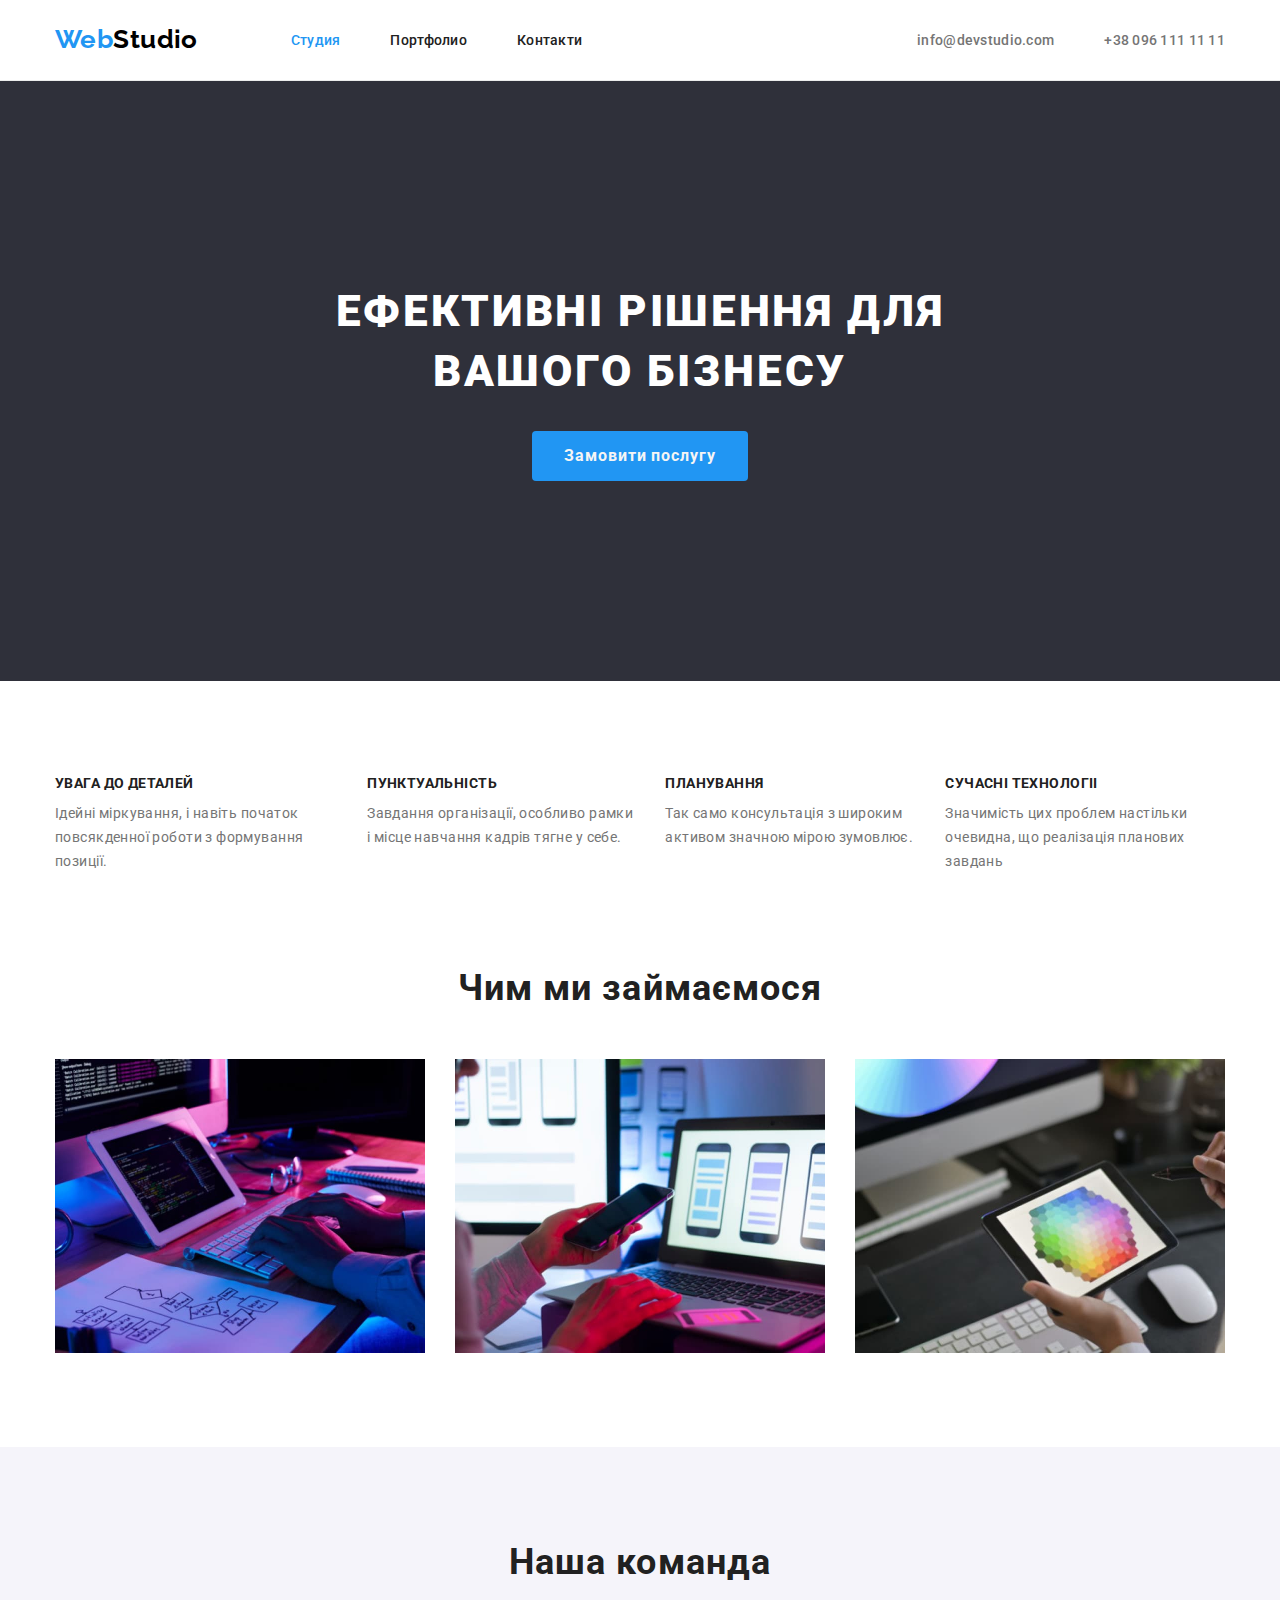
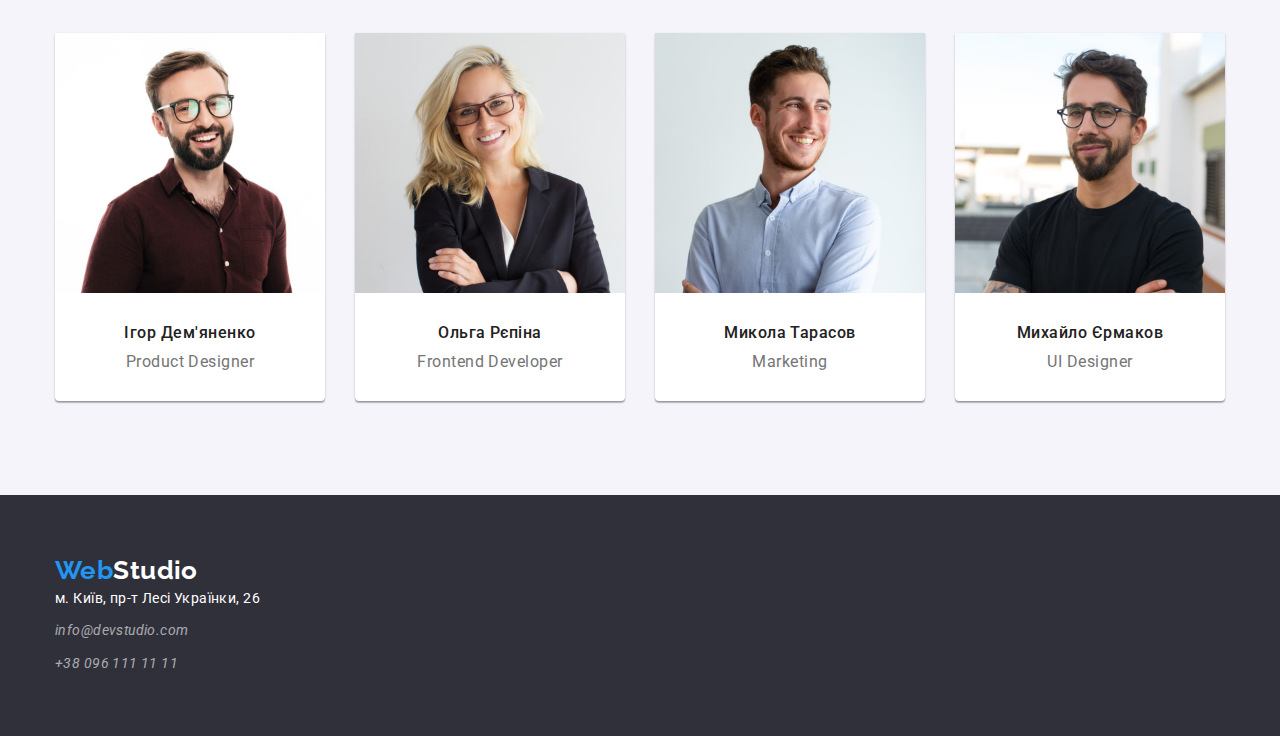
<file: index.html>
<!DOCTYPE html>

<html lang="uk">
  <head>
    <meta charset="UTF-8" />
    <meta http-equiv="X-UA-Compatible" content="IE=edge" />
    <meta name="viewport" content="width=device-width, initial-scale=1.0" />
    <title>Студія</title>
    <link rel="preconnect" href="https://fonts.googleapis.com" />
    <link rel="preconnect" href="https://fonts.gstatic.com" crossorigin />
    <link
      href="https://fonts.googleapis.com/css2?family=Raleway:wght@700&family=Roboto:wght@400;500;700;900&display=swap"
      rel="stylesheet"
    />
    <link
      rel="stylesheet"
      href="https://cdnjs.cloudflare.com/ajax/libs/modern-normalize/1.1.0/modern-normalize.css"
    />
    <link href="./css/styles.css" rel="stylesheet" type="text/css" />
  </head>

  <body>
    <header class="header-studio">
      <div class="container header-container">
        <nav class="header-container">
          <a class="logo" href="./index.html">
            <span class="logo-blue"> Web</span>Studio</a
          >
          <ul class="navigation list header-nav">
            <li>
              <a class="navigation-item logo-blue" href="./index.html">
                Студия</a
              >
            </li>
            <li>
              <a class="navigation-item" href="./portfolio.html">Портфолио</a>
            </li>
            <li><a class="navigation-item" href="">Контакти</a></li>
          </ul>
        </nav>
        <ul class="contacts list">
          <li>
            <a class="contacts-item" href="mailto:info@devstudio.com"
              >info@devstudio.com</a
            >
          </li>
          <li>
            <a class="contacts-item" href="tel:+380961111111"
              >+38 096 111 11 11</a
            >
          </li>
        </ul>
      </div>
    </header>

    <main>
      <section class="hero">
        <div class="container">
          <h1 class="header">Ефективні рішення для вашого бізнесу</h1>
          <button class="button-serv" type="button">Замовити послугу</button>
        </div>
      </section>

      <section class="section">
        <div class="container">
          <h2 class="visually-hidden">
            Характеристики - увага, пунктуальность ....
          </h2>
          <!-- это скрытый тэг -->
          <ul class="characters list">
            <li>
              <h3 class="title-char">увага до деталей</h3>
              <p class="txt-char">
                Ідейні міркування, і навіть початок повсякденної роботи з
                формування позиції.
              </p>
            </li>

            <li>
              <h3 class="title-char">пунктуальність</h3>
              <p class="txt-char">
                Завдання організації, особливо рамки і місце навчання кадрів
                тягне у себе.
              </p>
            </li>

            <li>
              <h3 class="title-char">планування</h3>
              <p class="txt-char">
                Так само консультація з широким активом значною мірою зумовлює.
              </p>
            </li>

            <li>
              <h3 class="title-char">сучасні технологіі</h3>
              <p class="txt-char">
                Значимість цих проблем настільки очевидна, що реалізація
                планових завдань
              </p>
            </li>
          </ul>
        </div>
      </section>
      <section class="section work">
        <div class="container">
          <h2 class="title-why">Чим ми займаємося</h2>
          <ul class="why-list list">
            <li>
              <img
                src="./images/leftpicture.jpg"
                alt="алгоритм"
                width="370"
                height="294"
              />
            </li>
            <li>
              <img
                src="./images/centerpicture.jpg"
                alt="смартфон"
                width="370"
                height="294"
              />
            </li>
            <li>
              <img
                src="./images/rightpicture.jpg"
                alt="десктоп"
                width="370"
                height="294"
              />
            </li>
          </ul>
        </div>
      </section>
      <section class="team section">
        <div class="container">
          <h2 class="title-why">Наша команда</h2>
          <ul class="team-list list">
            <li class="team-item">
              <img
                src="./images/demyan.jpg"
                alt="Ігор Дем'яненко"
                width="270"
                height="260"
              />
              <div class="team-card">
                <h3 class="team-name">Ігор Дем'яненко</h3>
                <p class="team-prof" lang="en">Product Designer</p>
              </div>
            </li>
            <li class="team-item">
              <img
                src="./images/repina.jpg"
                alt="Ольга Рєпіна"
                width="270"
                height="260"
              />
              <div class="team-card">
                <h3 class="team-name">Ольга Рєпіна</h3>
                <p class="team-prof" lang="en">Frontend Developer</p>
              </div>
            </li>
            <li class="team-item">
              <img
                src="./images/tarasov.jpg"
                alt="Микола Тарасов"
                width="270"
                height="260"
              />
              <div class="team-card">
                <h3 class="team-name">Микола Тарасов</h3>
                <p class="team-prof" lang="en">Marketing</p>
              </div>
            </li>
            <li class="team-item">
              <img
                src="./images/ermakov.jpg"
                alt="Михайло Єрмаков"
                width="270"
                height="260"
              />
              <div class="team-card">
                <h3 class="team-name">Михайло Єрмаков</h3>
                <p class="team-prof" lang="en">UI Designer</p>
              </div>
            </li>
          </ul>
        </div>
      </section>
    </main>

    <footer class="foot">
      <div class="container">
        <a class="logo logo-footer" href="./index.html">
          <span class="logo-blue"> Web</span>Studio</a
        >
        <address class="">
          <ul class="list">
            <li class="address-item">
              <a
                class="address"
                href="https://goo.gl/maps/z6WJYS9VBnumN4T17"
                target="_blank"
                rel="noopener nofollow"
              >
                м. Київ, пр-т Лесі Українки, 26</a
              >
            </li>
            <li class="address-item">
              <a class="mat-color" href="mailto:info@devstudio.com"
                >info@devstudio.com</a
              >
            </li>
            <li>
              <a class="mat-color" href="tel:+380961111111"
                >+38 096 111 11 11</a
              >
            </li>
          </ul>
        </address>
      </div>
    </footer>
  </body>
</html>
</file>
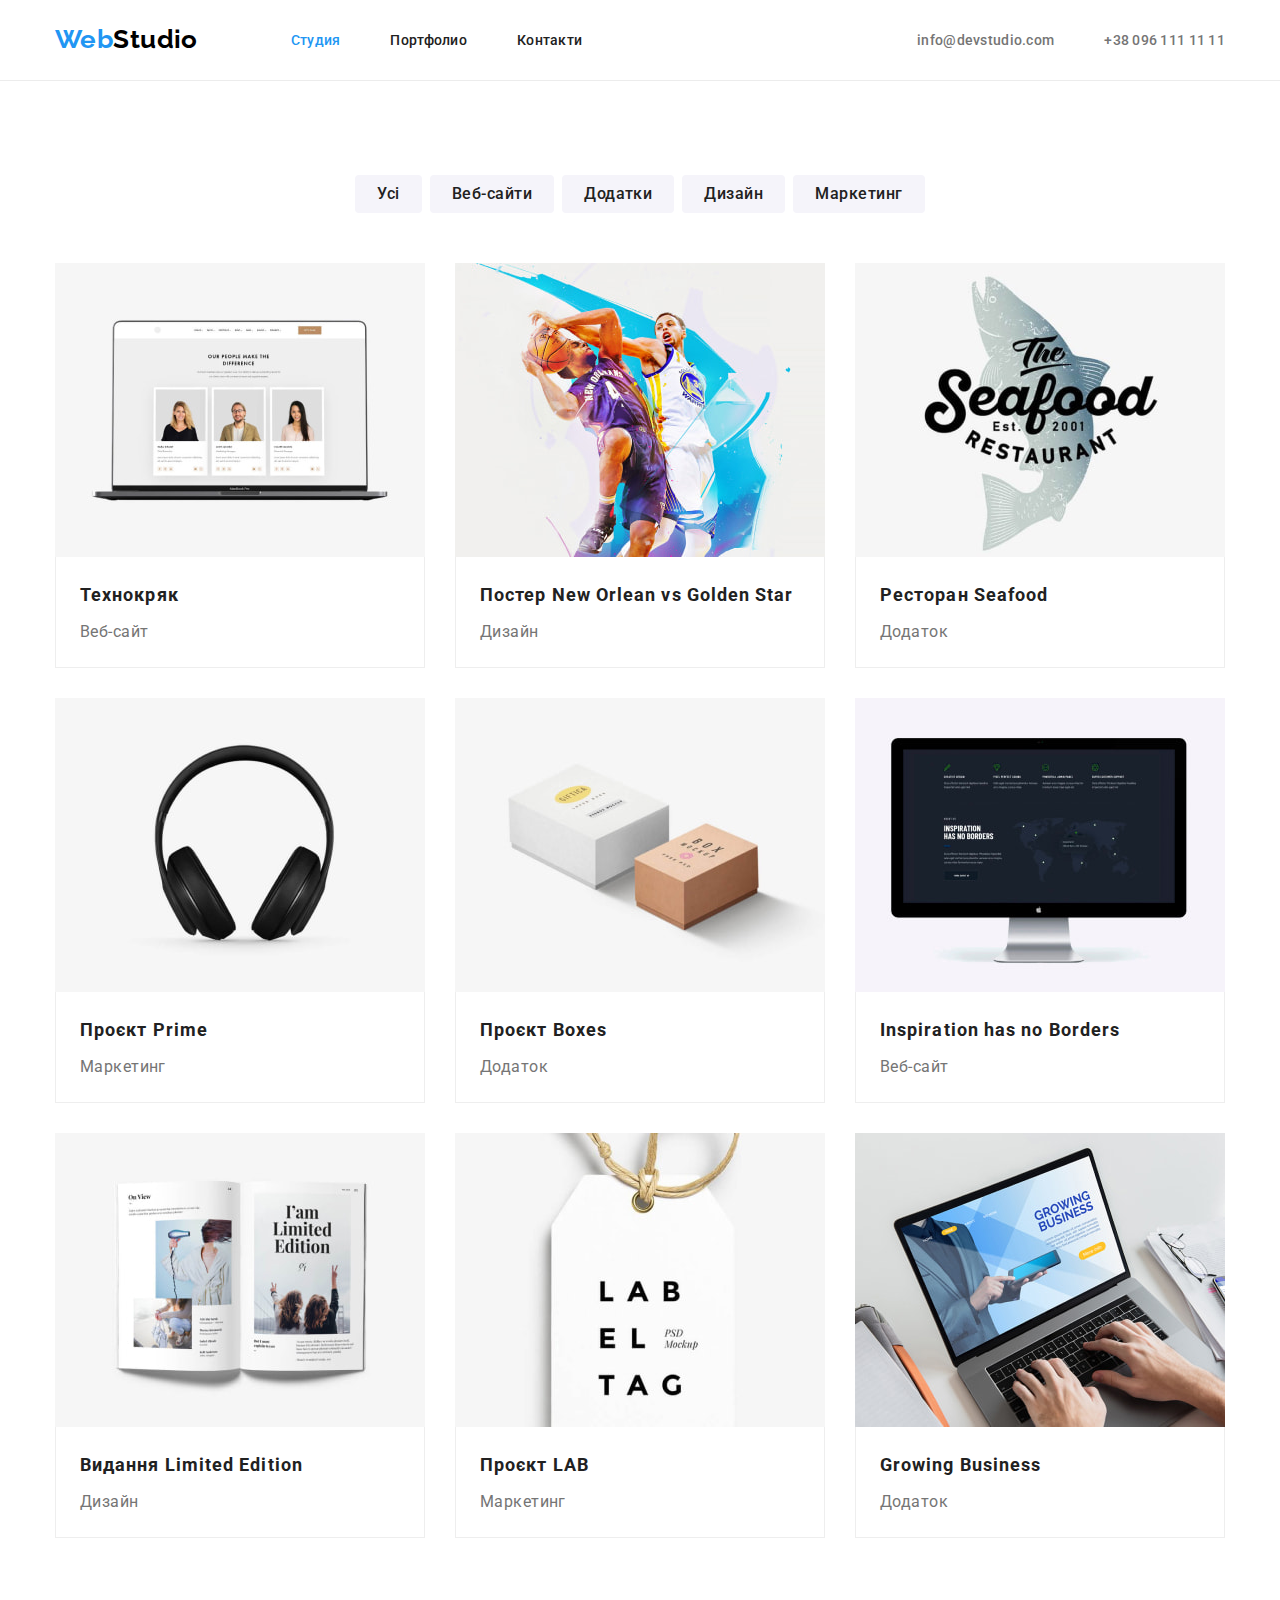
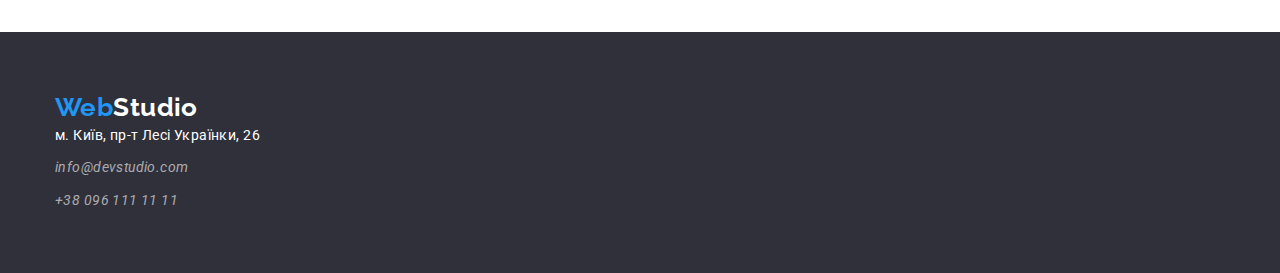
<file: portfolio.html>
<!DOCTYPE html>

<html lang="uk">
  <head>
    <meta charset="UTF-8" />
    <meta http-equiv="X-UA-Compatible" content="IE=edge" />
    <meta name="viewport" content="width=device-width, initial-scale=1.0" />
    <title>Портфоліо</title>
   <link rel="preconnect" href="https://fonts.googleapis.com">
<link rel="preconnect" href="https://fonts.gstatic.com" crossorigin>
<link href="https://fonts.googleapis.com/css2?family=Raleway:wght@700&family=Roboto:wght@400;500;700;900&display=swap" rel="stylesheet">
   <link
      rel="stylesheet"
      href="https://cdnjs.cloudflare.com/ajax/libs/modern-normalize/1.1.0/modern-normalize.css"
    />
<link href="./css/styles.css" rel="stylesheet" type="text/css" />
  </head>

  <body>
   <header class="header-studio">
      <div class="container header-container">
        <nav class="header-container">
          <a class="logo" href="./index.html">
            <span class="logo-blue"> Web</span>Studio</a
          >
          <ul class="navigation list header-nav">
            <li>
              <a class="navigation-item logo-blue" href="./index.html">
                Студия</a
              >
            </li>
            <li>
              <a class="navigation-item" href="./portfolio.html">Портфолио</a>
            </li>
            <li><a class="navigation-item" href="">Контакти</a></li>
          </ul>
        </nav>
        <ul class="contacts list">
          <li>
            <a class="contacts-item" href="mailto:info@devstudio.com"
              >info@devstudio.com</a
            >
          </li>
          <li>
            <a class="contacts-item" href="tel:+380961111111"
              >+38 096 111 11 11</a
            >
          </li>
        </ul>
      </div>
    </header>

    <main>
      <section class="section">
        <div  class="container">
      <ul class="filter list">
        <li><button class="filter-item" type="button">Усі</button></li>
        <li><button class="filter-item" type="button">Веб-сайти</button></li>
        <li><button class="filter-item" type="button">Додатки</button></li>
        <li><button class="filter-item" type="button">Дизайн</button></li>
        <li><button class="filter-item" type="button">Маркетинг</button></li>
      </ul>
      
      <h1 class="visually-hidden">Проєкти</h1>
      <ul class="img-list list">
        <li class="card-set"> 
                     <img
              src="./images/portfolio/1.jpg"
              alt="our team"
              width="370"
              height="294"
            />
            <div class="card-item">
            <h2 class="title">Технокряк</h2>
            <p class="text">Веб-сайт</p>
            </div>
          </li>
        <li class="card-set">
                     <img
              src="./images/portfolio/2.jpg"
              alt="basketball players"
              width="370"
              height="294"
            /><div class="card-item">
            <h2 class="title">Постер New Orlean vs Golden Star</h2>
            <p class="text">Дизайн</p></div>
                 </li>
        <li class="card-set">
                     <img
              src="./images/portfolio/3.jpg"
              alt="restoran logo"
              width="370"
              height="294"
            /><div class="card-item">
            <h2 class="title">Ресторан Seafood</h2>
            <p class="text">Додаток</p></div>
               </li>
        <li class="card-set">
                    <img
              src="./images/portfolio/4.jpg"
              alt="headphones"
              width="370"
              height="294"
            /><div class="card-item">
            <h2 class="title">Проєкт Prime</h2>
            <p class="text">Маркетинг</p></div>
         </li>
        <li class="card-set">
                    <img
              src="./images/portfolio/5.jpg"
              alt="boxes"
              width="370"
              height="294"
            /><div class="card-item">
            <h2 class="title">Проєкт Boxes</h2>
            <p class="text">Додаток</p></div>
             </li>
        <li class="card-set">
                 <img
              src="./images/portfolio/6.jpg"
              alt="monitor"
              width="370"
              height="294"
            /><div class="card-item">
            <h2 class="title">Inspiration has no Borders</h2>
            <p class="text">Веб-сайт</p></div>
        </li>
        <li class="card-set">
                   <img
              src="./images/portfolio/7.jpg"
              alt=" open book"
              width="370"
              height="294"
            /><div class="card-item">
            <h2 class="title">Видання Limited Edition</h2>
            <p class="text">Дизайн</p></div>
                </li>
        <li class="card-set">
          <section class="project">
            <img
              src="./images/portfolio/8.jpg"
              alt="label"
              width="370"
              height="294"
            /><div class="card-item">
            <h2 class="title">Проєкт LAB</h2>
            <p class="text">Маркетинг</p></div>
               </li>
        <li class="card-set">
                    <img
              src="./images/portfolio/9.jpg"
              alt="notebook"
              width="370"
              height="294"
            /><div class="card-item">
            <h2 class="title">Growing Business</h2>
            <p class="text">Додаток</p></div>
           </li>
      </ul>
        </div>
      </section>
    </main>
    <footer class="foot">
      <div class="container">
        <a class="logo logo-footer" href="./index.html">
          <span class="logo-blue"> Web</span>Studio</a
        >
        <address class="">
          <ul class="list">
            <li class="address-item">
              <a
                class="address"
                href="https://goo.gl/maps/z6WJYS9VBnumN4T17"
                target="_blank"
                rel="noopener nofollow"
              >
                м. Київ, пр-т Лесі Українки, 26</a
              >
            </li>
            <li class="address-item">
              <a class="mat-color" href="mailto:info@devstudio.com"
                >info@devstudio.com</a
              >
            </li>
            <li>
              <a class="mat-color" href="tel:+380961111111"
                >+38 096 111 11 11</a
              >
            </li>
          </ul>
        </address>
      </div>
    </footer>
  </body>
</html>
</file>
<file: css/styles.css>
:root {
  --background-color: #ffffff;
  --footer-color: #2f303a;
  --main-background-color: #f5f5f5;
  --second-background-color: #f5f4fa;
  --maintext-color: #212121;
  --accent-color: #2196f3;
  --accent-second-color: #333333;
  --paragraph-color: #757575;
  --text-color: #000000;
  --address-color: rgba(255, 255, 255, 0.6);
  --group-color: #eeeeee;
  --line-color: #ececec;
  --main-font: "Roboto", sans-serif;
  --second-font: "Raleway", sans-serif;
}

body {
  /**основные**/
  background-color: var(--background-color);
  color: var(--maintext-color);
  font-family: var(--main-font);
  font-size: 14px;
  letter-spacing: 0.03em;
  margin: 0;
}
h1,
h2,
h3,
h4,
h5,
h6,
p,
ul {
  margin: 0;
  padding: 0;
}
img {
  display: block;
  max-width: 100%;
  height: auto;
}
.address {
  font-style: normal;
}
.section {
  padding-bottom: 94px;
  padding-top: 94px;
}
.container {
  width: 1200px;
  padding-left: 15px;
  padding-right: 15px;
  margin-left: auto;
  margin-right: auto;
}
.list {
  list-style: none;
  padding-left: 0;
  margin: 0;
}
.link {
  text-decoration: none;
}
.header-container {
  display: flex;
  align-items: center;
}
.header-studio {
  border-bottom: 1px solid #ececec;
}
.header-nav {
  display: flex;
  align-items: center;
  gap: 50px;
}

.header-list-nav {
  display: flex;
  gap: 30px;
}
.logo {
  color: var(--text-color);
  font-weight: 700;
  font-family: var(--second-font);
  font-style: normal;
  line-height: 1.2;
  font-size: 26px;
  text-decoration: none;
  display: inline-block;
  margin-right: 93px;
}

.header {
  width: 696px;
  color: var(--background-color);
  font-weight: 900;
  font-size: 44px;
  line-height: calc(60 / 44);
  text-align: center;
  letter-spacing: 0.06em;
  text-transform: uppercase;
}

.mat-color {
  line-height: 1.71;
  text-decoration: none;
  color: var(--address-color);
}
.navigation-item {
  display: block;
  color: var(--maintext-color);
  text-decoration: none;
  padding: 32px 0;
  font-size: 14px;
  font-weight: 500;
  line-height: calc(16 / 14);
  letter-spacing: 0.02em;
}
.navigation-item + .navigation-item {
  margin-left: 50px;
}
.logo-blue {
  text-decoration: none;
  color: var(--accent-color);
}
.contacts {
  display: flex;
  align-items: center;
  gap: 50px;
  margin-left: auto;
}
.contacts-item {
  text-decoration: none;
  color: var(--paragraph-color);
  width: 122px;
  font-weight: 500;
  font-size: 14px;
  line-height: calc(16 / 14);
  letter-spacing: 0.02em;
}
.contacts-item + .contacts-item {
  margin-left: 50px;
}

.team {
  background-color: var(--second-background-color);
}
.navigation-item:hover,
.navigation-item:focus {
  color: var(--accent-color);
}

.contacts-item:hover,
.contacts-item:focus {
  color: var(--accent-color);
}
.filter {
  display: flex;
  justify-content: center;

  margin-bottom: 50px;
  gap: 8px;
}
.filter-item {
  /*кнопки фильтра портфолио*/
  padding: 6px 22px;
  border: 0;
  background-color: var(--second-background-color);
  border-radius: 4px;
  font-size: 16px;
  font-weight: 500;
  font-family: inherit;
  line-height: calc(26 / 16);
  letter-spacing: 0.03em;
  text-align: center;
  color: var(--maintext-color);
  cursor: pointer;
}
.filter-item:hover,
.filter-item:focus {
  background-color: var(--accent-color);
  color: var(--background-color);
}
/* visually-hidden */
.visually-hidden {
  position: absolute;
  width: 1px;
  height: 1px;
  margin: -1px;
  border: 0;
  padding: 0;
  white-space: nowrap;
  clip-path: inset(100%);
  clip: rect(0 0 0 0);
  overflow: hidden;
}
.img-list {
  /* background-color: var(--second-background-color);*/
  display: flex;
  flex-wrap: wrap;
  gap: 30px;
}

.hero {
  background-color: var(--footer-color);
  padding: 200px 0;
}
.hero .header {
  /* max-width: 1600px;
  text-align: center;*/
  margin: 0 auto;
  margin-bottom: 30px;
}
.button-serv {
  display: block;
  margin-top: 30px;
  padding: 10px 32px;
  margin: 0 auto;
  font-family: inherit;
  background-color: var(--accent-color);
  color: var(--main-background-color);
  font-style: normal;
  font-weight: 700;
  font-size: 16px;
  line-height: calc(30 / 16);
  cursor: pointer;
  border: none;
  border-radius: 4px;
  min-width: 216px;
  align-items: center;
  letter-spacing: 0.06em;
}
.characters {
  display: flex;
  gap: 30px;
}
.title {
  /*заголовок проектов в порфолио*/
  margin-bottom: 4px;
  font-size: 18px;
  font-weight: 700;
  line-height: calc(36 / 18);
  letter-spacing: 0.06em;
}
.title-char {
  /*заголовок характеристик в студия*/
  font-family: inherit;
  font-size: 14px;
  font-weight: 700;
  line-height: calc(16 / 14);
  letter-spacing: 0.03em;
  text-align: left;
  font-style: normal;
  line-height: 16px;
  letter-spacing: 0.03em;
  text-transform: uppercase;
  margin-bottom: 10px;
}
.txt-char {
  /*текст характеристик в студия*/

  font-weight: 400;
  line-height: calc(24 / 14);
  letter-spacing: 0.03em;
  text-align: left;
  color: var(--paragraph-color);
}
.title-why {
  /*заголовок чем мы занимаемя( и наша команда) в студия*/

  font-size: 36px;
  font-weight: 700;
  line-height: calc(42 / 36);
  letter-spacing: 0.03em;
  text-align: center;
  margin-bottom: 50px;
}
.why-list,
.team-list {
  display: flex;
  gap: 30px;
}
.why-list:first-child,
.team-list:first-child {
  margin-left: 0;
}
.text {
  /*текст в проектах портфолио*/
  font-family: inherit;
  font-size: 16px;
  line-height: calc(30 / 16);
  color: var(--paragraph-color);
}
.work {
  padding-top: 0;
}
.team-item {
  max-width: 270px;
  /* material shadow v1 */
  box-shadow: 0px 1px 3px rgba(0, 0, 0, 0.12), 0px 1px 1px rgba(0, 0, 0, 0.14),
    0px 2px 1px rgba(0, 0, 0, 0.2);
  border-radius: 0px 0px 4px 4px;
  background-color: var(--background-color);
}
.team-name {
  margin-bottom: 10px;
  font-family: inherit;
  font-size: 16px;
  font-weight: 500;
  line-height: calc(19 / 16);
  letter-spacing: 0.03em;
  text-align: center;
  color: var(--maintext-color);
}
.team-card {
  padding: 30px 0;
}
.team-item-text {
  padding-bottom: 30px;
}
.card-set {
  /* background-color: var(--group-color);*/
}
.card-item {
  padding: 20px 24px;
  border: 1px solid var(--group-color);
  border-top: none;
}
.team-prof {
  font-family: inherit;
  font-size: 16px;
  font-weight: 400;
  line-height: calc(19 / 16);
  letter-spacing: 0.03em;
  text-align: center;
  color: var(--paragraph-color);
}
.foot {
  padding: 60px 0;
}
.logo-footer {
}
.address {
  text-decoration: none;
  font-style: normal;
  font-family: inherit;
  font-size: 14px;
  font-weight: 400;
  line-height: calc(24 / 14);
  letter-spacing: 0.03em;
  text-align: left;
  margin-top: 20px;
}

.list .address:hover,
.list .mat-color:hover,
.list .address:focus,
.list .mat-color:focus {
  color: var(--accent-color);
}
.foot,
.foot .logo,
.foot .address {
  background-color: var(--footer-color);
  /*куда переставить цвет текста?!!!!!*/
  color: var(--background-color);
}
.address-item:not(:last-child) {
  margin-bottom: 9px;
}
</file>
